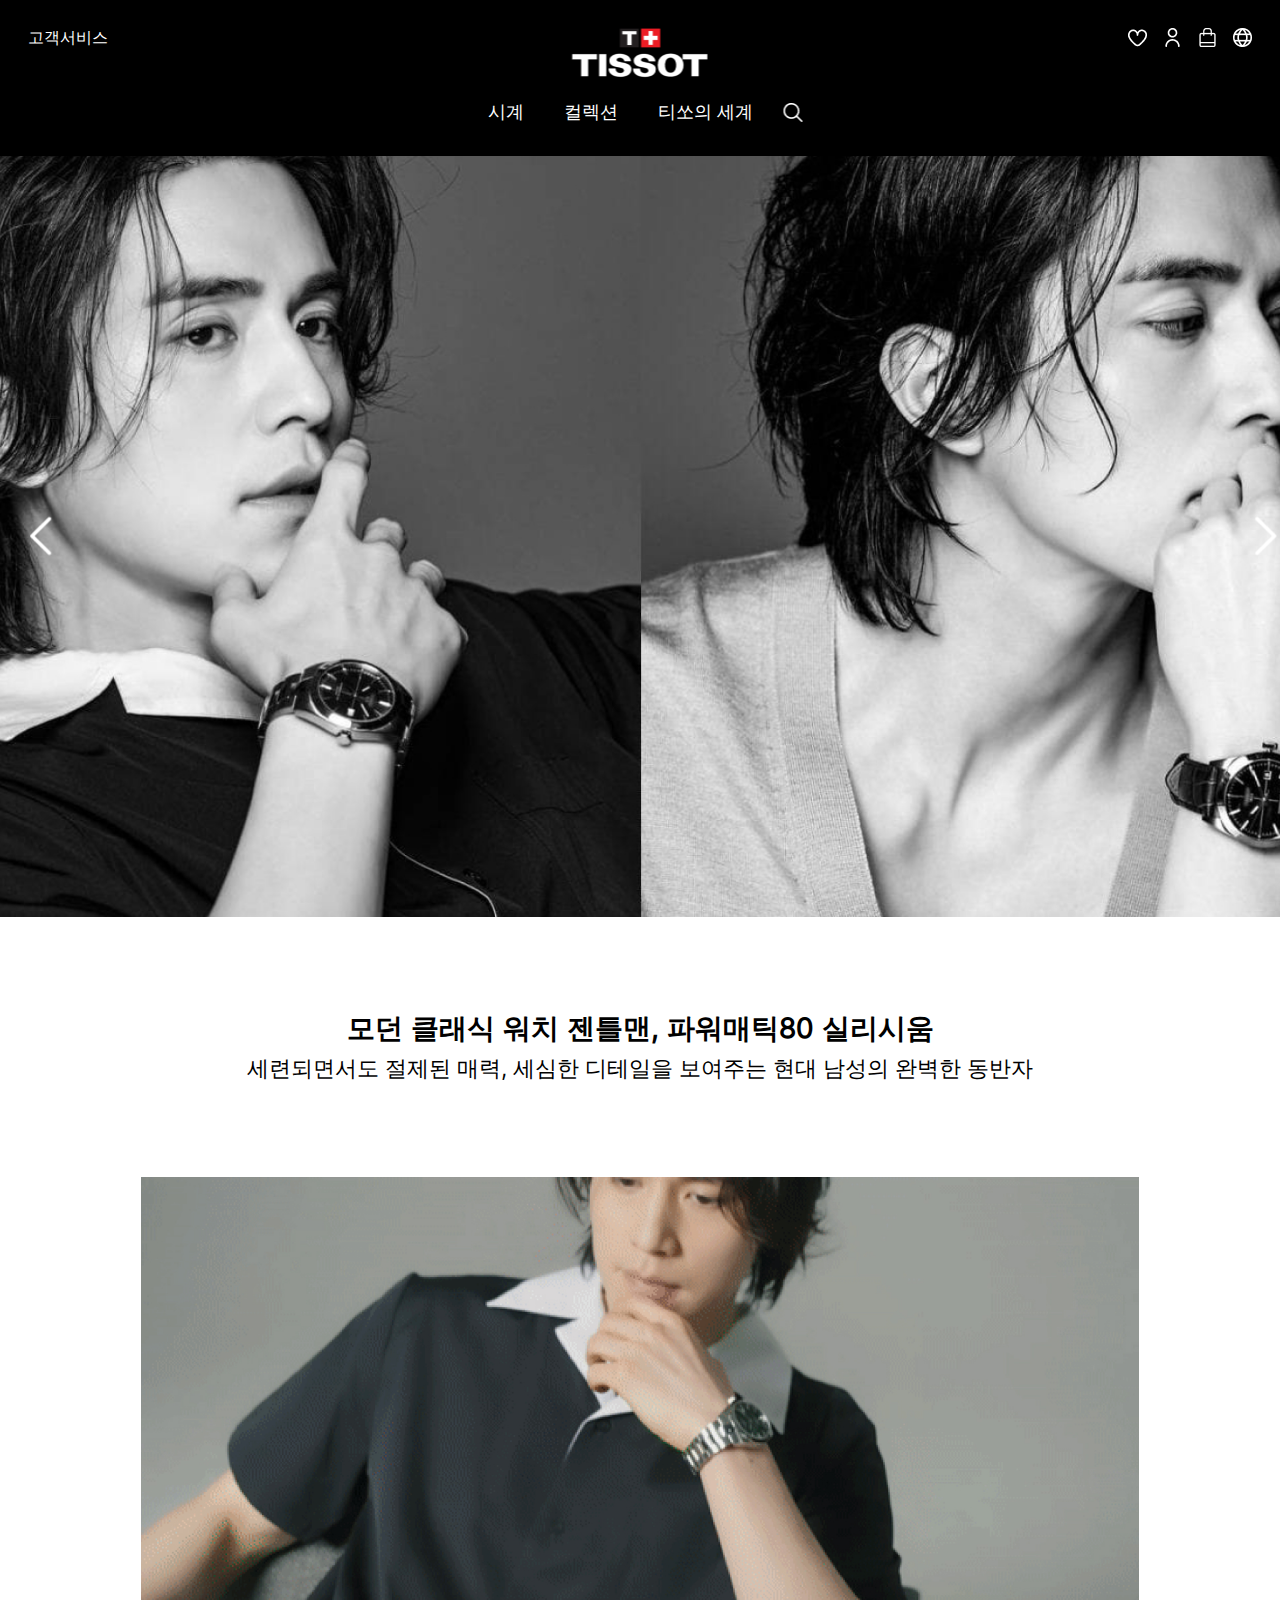
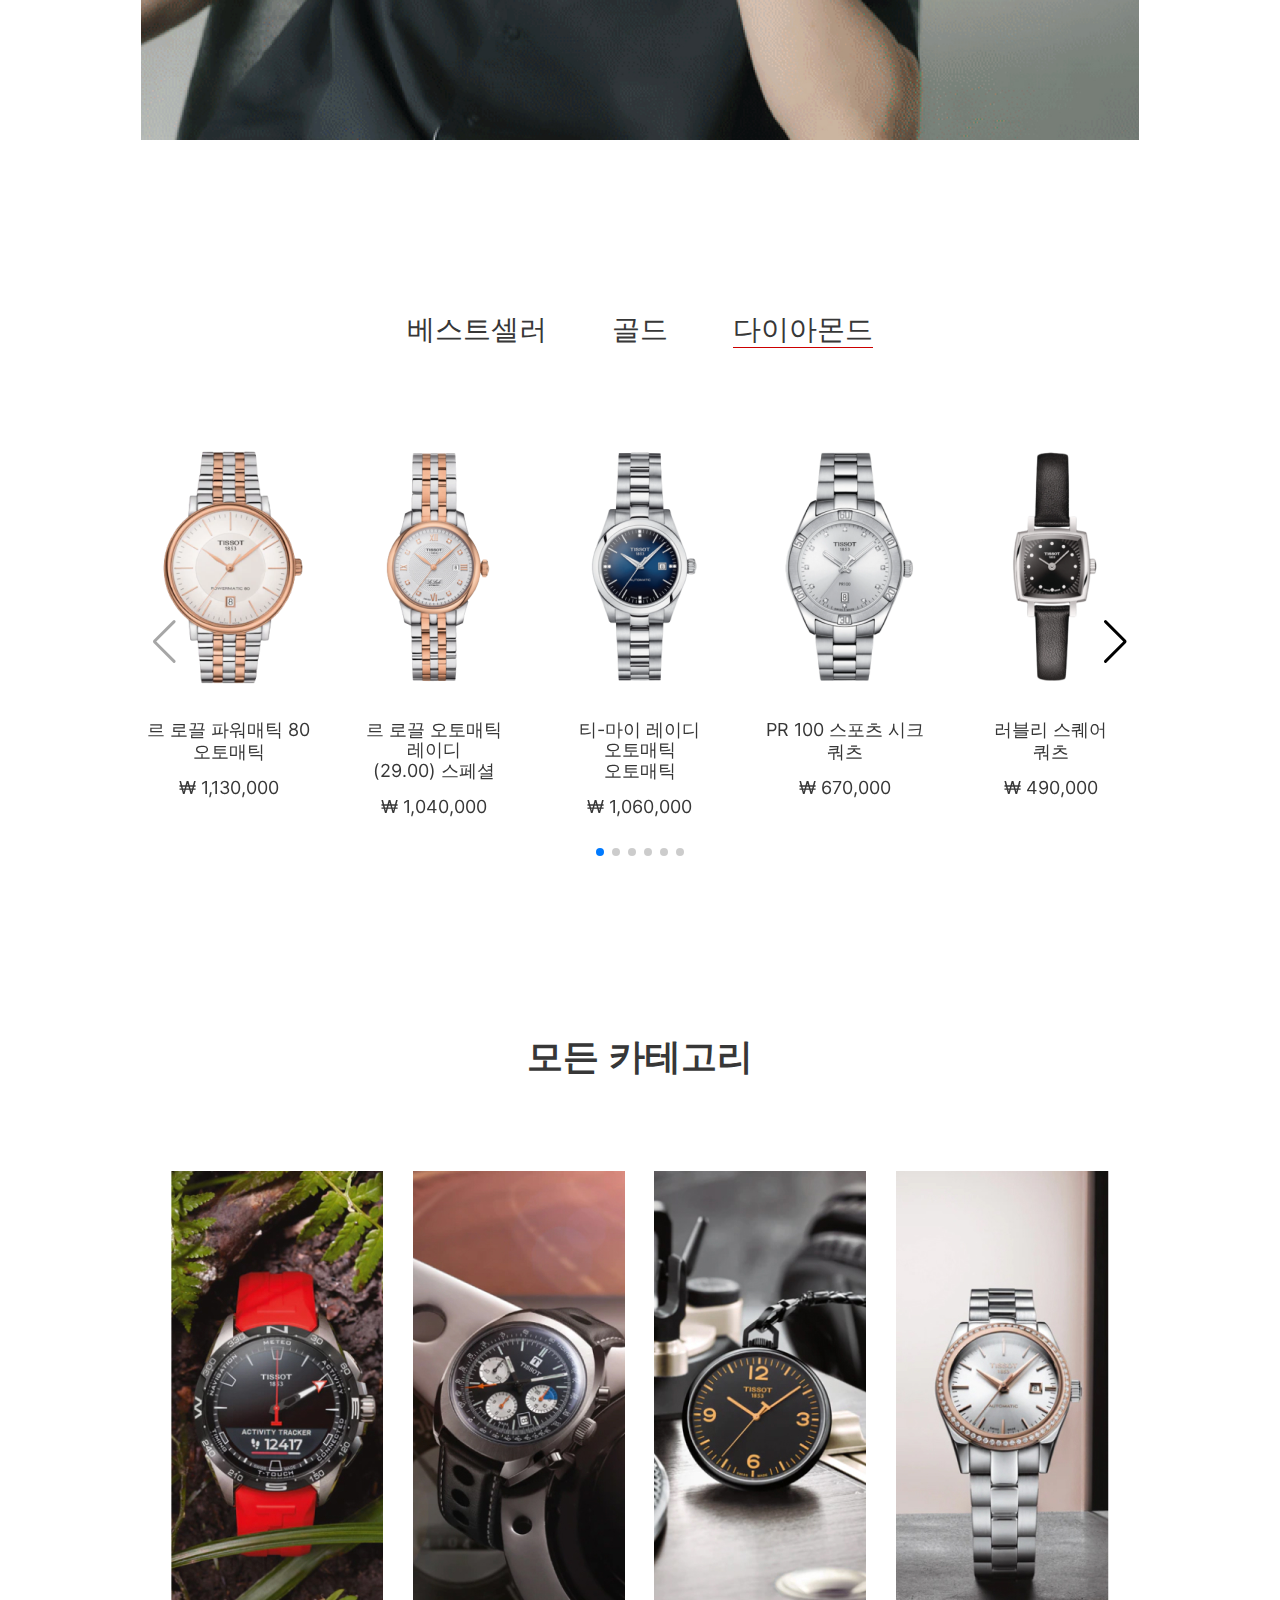
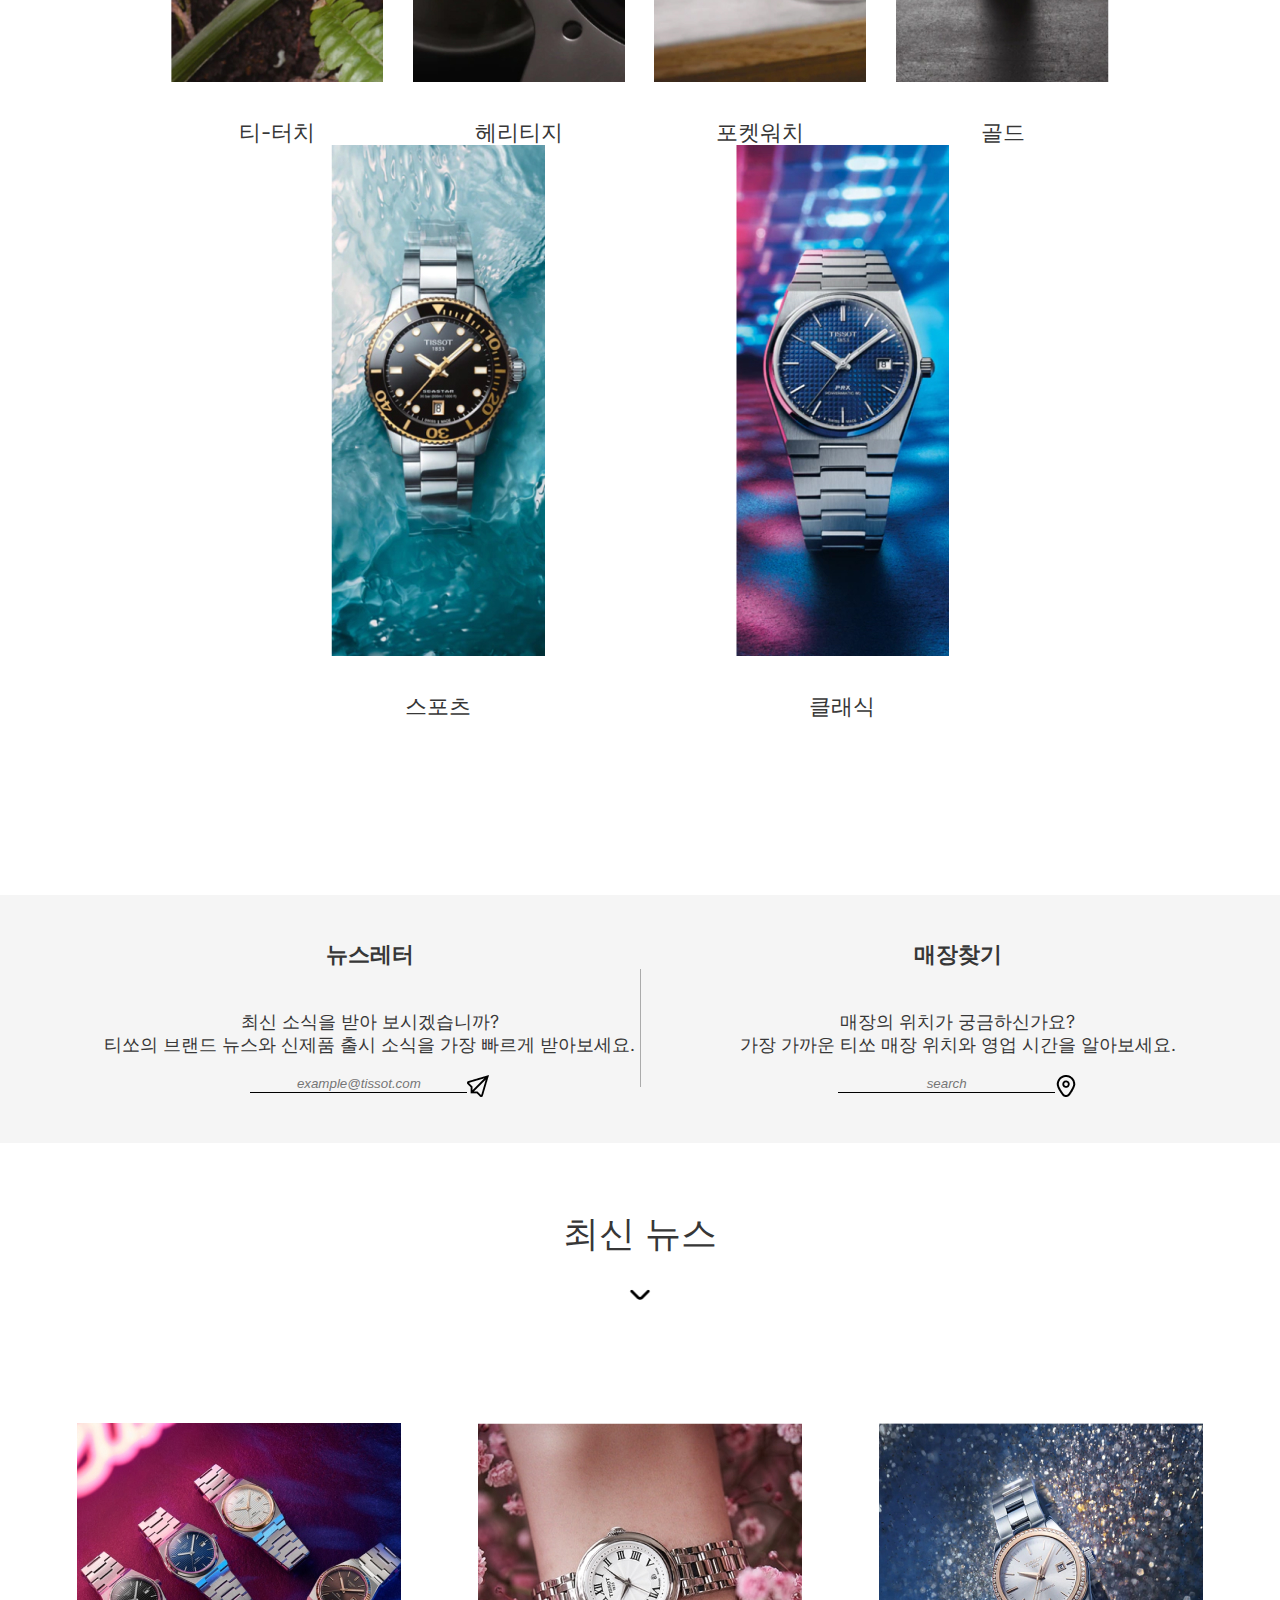
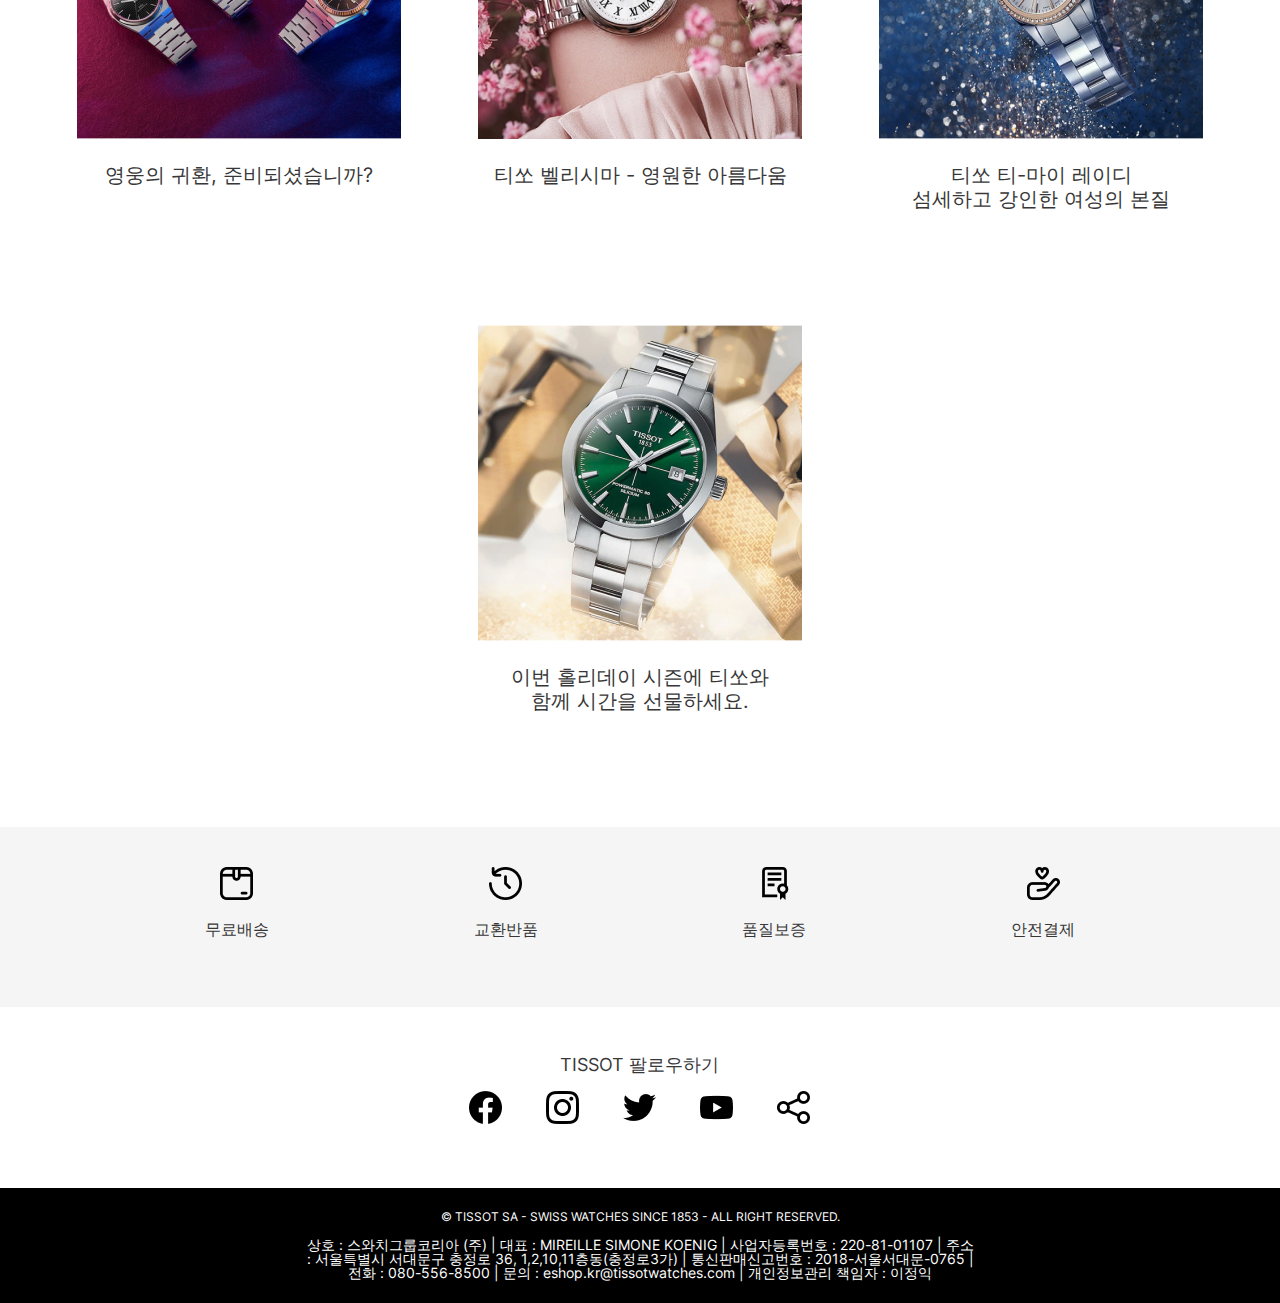
<file: index.html>
<!DOCTYPE html>
<html lang="en">

<head>
    <meta charset="UTF-8">
    <meta http-equiv="X-UA-Compatible" content="IE=edge">
    <meta name="viewport" content="width=device-width, initial-scale=1.0">
    <title>Document</title>
    <link rel="stylesheet" href="./css/index.css">
    <link rel="stylesheet" href="https://cdn.jsdelivr.net/npm/swiper/swiper-bundle.min.css" />
</head>

<body>
    <!-- header-start -->
    <header>
        <div id="header-container">
            <div class="header-top">
                <p class="cs">
                    <a href="#">고객서비스
                    </a>
                </p>
                <ul class="sns">
                    <li>
                        <a href="#" title="like"><span class="hidden">좋아요</span></a>
                    </li>
                    <li>
                        <a href="#" title="account"><span class="hidden">계정</span></a>
                    </li>

                    <li>
                        <a href="#" title="cart"><span class="hidden">쇼핑카트</span></a>
                    </li>
                    <li>
                        <a href="#" title="browse"><span class="hidden">브라우저</span></a>
                    </li>
                </ul>
            </div>
            <h1 id="logo">
                <picture class="logo-img">
                    <a href="#"><img src="./image/TISSOT_LOGO_white 1.png" alt="tissot-logo"></a>
                </picture>
            </h1>
            <nav class="gnb">
                <ul class="menu">
                    <li>
                        <a href="#">시계</a>
                    </li>
                    <li>
                        <a href="#">컬렉션</a>
                    </li>
                    <li>
                        <a href="#">티쏘의 세계</a>
                    </li>
                    <li>
                        <a href="#">
                            <span class="hidden">검색</span>
                        </a>
                    </li>
                </ul>
            </nav>
        </div>
    </header>
    <!-- header-end -->
    <!-- main-start -->
    <main>
        <div id="main-container">
            <div class="main-top-content">
                <picture class="main-top-img">
                    <a href="#" title="상세 페이지로 바로가기">
                        <p class="hidden">Visual Image-티쏘 메인 모델 이동욱</p>
                    </a>
                </picture>
                <div class="main-img-controller">
                    <a href="#" title="다음페이지로 이동"><span class="hidden">left button</span></a>
                    <a href="#" title="다음페이지로 이동"><span class="hidden">right button</span></a>
                </div>
            </div>
            <div class="img-description">
                <p>모던 클래식 워치 젠틀맨, 파워매틱80 실리시움</p>
                <p>세련되면서도 절제된 매력, 세심한 디테일을 보여주는 현대 남성의 완벽한 동반자</p>
            </div>
            <div class="content-wrapper">
                <div class="video01">
                    <video poster="./image/메인동영상.jpg"></video>
                </div>
                <div class="content01">
                    <ul class="item-selector-bar">
                        <li>베스트셀러</li>
                        <li>골드</li>
                        <li>다이아몬드</li>
                    </ul>
                    <div class="swiper mySwiper">
                        <div class="content01-items swiper-wrapper">
                            <a href="#" class="item01 swiper-slide">
                                <picture>
                                    <img src="./image/르 로끌 파워매틱 80.png" alt="#">
                                </picture>
                                <p>르 로끌 파워매틱 80</p>
                                <p>오토매틱</p>
                                <p>₩ 1,130,000</p>
                            </a>
                            <a href="#" class="item02 swiper-slide">
                                <picture>
                                    <img src="./image/르 로끌 오토매틱 레이디.png" alt="#">
                                </picture>
                                <p>르 로끌 오토매틱 레이디</p>
                                <p>(29.00) 스페셜</p>
                                <p>₩ 1,040,000</p>
                            </a>
                            <a href="#" class="item03 swiper-slide">
                                <picture>
                                    <img src="./image/티-마이 레이디 오토매틱.png" alt="#">
                                </picture>
                                <p>티-마이 레이디 오토매틱</p>
                                <p>오토매틱</p>
                                <p>₩ 1,060,000</p>
                            </a>
                            <a href="#" class="item04 swiper-slide">
                                <picture>
                                    <img src="./image/PR 100 스포츠 시크.png" alt="#">
                                </picture>
                                <p>PR 100 스포츠 시크</p>
                                <p>쿼츠</p>
                                <p>₩ 670,000</p>
                            </a>
                            <a href="#" class="item05 swiper-slide">
                                <picture>
                                    <img src="./image/러블리 스퀘어.png" alt="#">
                                </picture>
                                <p>러블리 스퀘어</p>
                                <p>쿼츠</p>
                                <p>₩ 490,000</p>
                            </a>
                            <a href="#" class="item01 swiper-slide">
                                <picture>
                                    <img src="./image/르 로끌 파워매틱 80.png" alt="#">
                                </picture>
                                <p>르 로끌 파워매틱 80</p>
                                <p>오토매틱</p>
                                <p>₩ 1,130,000</p>
                            </a>
                            <a href="#" class="item02 swiper-slide">
                                <picture>
                                    <img src="./image/르 로끌 오토매틱 레이디.png" alt="#">
                                </picture>
                                <p>르 로끌 오토매틱 레이디</p>
                                <p>(29.00) 스페셜</p>
                                <p>₩ 1,040,000</p>
                            </a>
                            <a href="#" class="item03 swiper-slide">
                                <picture>
                                    <img src="./image/티-마이 레이디 오토매틱.png" alt="#">
                                </picture>
                                <p>티-마이 레이디 오토매틱</p>
                                <p>오토매틱</p>
                                <p>₩ 1,060,000</p>
                            </a>
                            <a href="#" class="item04 swiper-slide">
                                <picture>
                                    <img src="./image/PR 100 스포츠 시크.png" alt="#">
                                </picture>
                                <p>PR 100 스포츠 시크</p>
                                <p>쿼츠</p>
                                <p>₩ 670,000</p>
                            </a>
                            <a href="#" class="item05 swiper-slide">
                                <picture>
                                    <img src="./image/러블리 스퀘어.png" alt="#">
                                </picture>
                                <p>러블리 스퀘어</p>
                                <p>쿼츠</p>
                                <p>₩ 490,000</p>
                            </a>
                        </div>
                        <div class="swiper-button-prev"><span class="hidden">left
                                button</span></div>
                        <div class="swiper-button-next"><span class="hidden">right
                                button</span></div>
                        <div class="dot-container swiper-pagination">
                            <ul>
                                <li><a href="#" title="1번 보기로 이동"></a></li>
                                <li><a href="#" title="2번 보기로 이동"></a></li>
                                <li><a href="#" title="3번 보기로 이동"></a></li>
                            </ul>
                        </div>
                    </div>
                </div>
                <div class="content02">
                    <h3 class="content02-category">모든 카테고리</h3>
                    <div class="content02-items">
                        <div class="items02-wrapper">
                            <a class="items01" href="#">
                                <picture>
                                    <img src="./image/long_img t-touch 1.jpg" alt="t-touch">
                                </picture>
                                <p>티-터치</p>
                            </a>
                            <a class="items02" href="#">
                                <picture>
                                    <img src="./image/long_img sport 1.jpg" alt="heritage">
                                </picture>
                                <p>헤리티지</p>
                            </a>
                            <a class="items03" href="#">
                                <picture>
                                    <img src="./image/long_img pocket 1.jpg" alt="poket-watch">
                                </picture>
                                <p>포켓워치</p>
                            </a>
                            <a class="items04" href="#">
                                <picture>
                                    <img src="./image/long_img gold 1.jpg" alt="gold">
                                </picture>
                                <p>골드</p>
                            </a>
                            <a class="items05" href="#">
                                <picture>
                                    <img src="./image/long_img seastar 1.jpg" alt="sports">
                                </picture>
                                <p>스포츠</p>
                            </a>
                            <a class="items06" href="#">
                                <picture>
                                    <img src="./image/long_img prx 1.jpg" alt="classic">
                                </picture>
                                <p>클래식</p>
                            </a>
                        </div>
                    </div>
                </div>
            </div>
            <div class="subs-bar">
                <div class="subs">
                    <p>뉴스레터</p>
                    <p>최신 소식을 받아 보시겠습니까?</p>
                    <p>티쏘의 브랜드 뉴스와 신제품 출시 소식을 가장 빠르게 받아보세요.</p>
                    <div class="text-bar">
                        <input type="text" placeholder="example@tissot.com">
                        <a href="#"><span class="hidden">find</span>
                        </a>
                    </div>
                </div>
                <div class="find-store">
                    <p>매장찾기</p>
                    <p>매장의 위치가 궁금하신가요?</p>
                    <p>가장 가까운 티쏘 매장 위치와 영업 시간을 알아보세요.</p>
                    <div class="text-bar">
                        <input type="text" placeholder="search">
                        <a href="#"><span class="hidden">find</span></a>
                    </div>
                </div>
            </div>
            <div class="bottom-content">
                <p>
                    <a class="news" href="#">최신 뉴스</a>
                </p>
                <div class="bottom-wrapper">
                    <a class="items01" href="#">
                        <picture>
                            <img src="./image/최신뉴스1.jpg" alt="news1">
                        </picture>
                        <p>영웅의 귀환, 준비되셨습니까?</p>
                    </a>
                    <a class="items02" href="#">
                        <picture>
                            <img src="./image/최신뉴스2.jpg" alt="news2">
                        </picture>
                        <p>티쏘 벨리시마 - 영원한 아름다움</p>
                    </a>
                    <a class="items03" href="#">
                        <picture>
                            <img src="./image/최신뉴스3.jpg" alt="news3">
                        </picture>
                        <p>티쏘 티-마이 레이디<br>
                            섬세하고 강인한 여성의 본질</p>
                    </a>
                    <a class="items04" href="#">
                        <picture>
                            <img src="./image/최신뉴스4.jpg" alt="news4">
                        </picture>
                        <p>이번 홀리데이 시즌에 티쏘와<br>
                            함께 시간을 선물하세요.</p>
                    </a>
                </div>
            </div>
    </main>
    <!-- main-end -->
    <!-- footer-start -->
    <footer>
        <div id="footer-container">
            <div class="footer-wrapper">
                <div class="cs-service-bar">
                    <div class="item01">
                        <a href="#" title="#">
                            <picture>
                                <img src="./image/A/box-alt 1.png" alt="free-delivery">
                            </picture>
                            <p>무료배송</p>
                        </a>
                    </div>
                    <div class="item02">
                        <a href="#" title="#">
                            <picture>
                                <img src="./image/A/time-past 1.png" alt="return">
                            </picture>
                            <p>교환반품</p>
                        </a>

                    </div>
                    <div class="item03">
                        <a href="#" title="#">
                            <picture>
                                <img src="image/A/diploma 1.png" alt="cerfiticate">
                            </picture>
                            <p>품질보증</p>
                        </a>

                    </div>
                    <div class="item04">
                        <a href="#" title="#">
                            <picture>
                                <img src="image/A/hand-holding-heart 1.png" alt="safe-purchase">
                            </picture>
                            <p>안전결제</p>
                        </a>
                    </div>
                </div>
                <div class="follow">
                    <p>tissot 팔로우하기</p>
                    <ul>
                        <li>
                            <a class="f-fb" href="#">
                                <span class="hidden">facebook</span>
                            </a>
                        </li>
                        <li>
                            <a class="f-is" href="#">
                                <span class="hidden">instagram</span>
                            </a>
                        </li>
                        <li>
                            <a class="f-tw" href="#">
                                <span class="hidden">twitter</span>
                            </a>
                        </li>
                        <li>
                            <a class="f-yt" href="#">
                                <span class="hidden">youtube</span>
                            </a>
                        </li>
                        <li>
                            <a class="f-ot" href="#">
                                <span class="hidden">others</span>
                            </a>
                        </li>
                    </ul>
                </div>
                <div class="footer-bottom">
                    <p>© TISSOT SA - SWISS WATCHES SINCE 1853 - ALL RIGHT RESERVED.
                    </p>
                    <p> 상호 : 스와치그룹코리아 (주) | 대표 : MIREILLE SIMONE KOENIG | 사업자등록번호 : 220-81-01107 | 주소 : 서울특별시 서대문구 충정로
                        36, 1,2,10,11층동(충정로3가) |
                        통신판매신고번호 : 2018-서울서대문-0765 | 전화 : 080-556-8500 | 문의 : eshop.kr@tissotwatches.com | 개인정보관리 책임자 :
                        이정익</p>
                </div>
            </div>
        </div>
    </footer>
    <!-- footer-end -->
    <!-- js start -->
    <script src="https://cdn.jsdelivr.net/npm/swiper/swiper-bundle.min.js"></script>
    <script>
        var swiper = new Swiper(".mySwiper", {
            slidesPerView: 5,
            spaceBetween: 30,
            cssMode: true,
            navigation: {
                nextEl: ".swiper-button-next",
                prevEl: ".swiper-button-prev",
            },
            pagination: {
                el: ".swiper-pagination",
            },
            mousewheel: true,
            keyboard: true,
        });
    </script>
    <!-- js end -->
</body>
<!-- 최신 뉴스 부분 수정 해야됨 링크.... -->

</html>
</file>
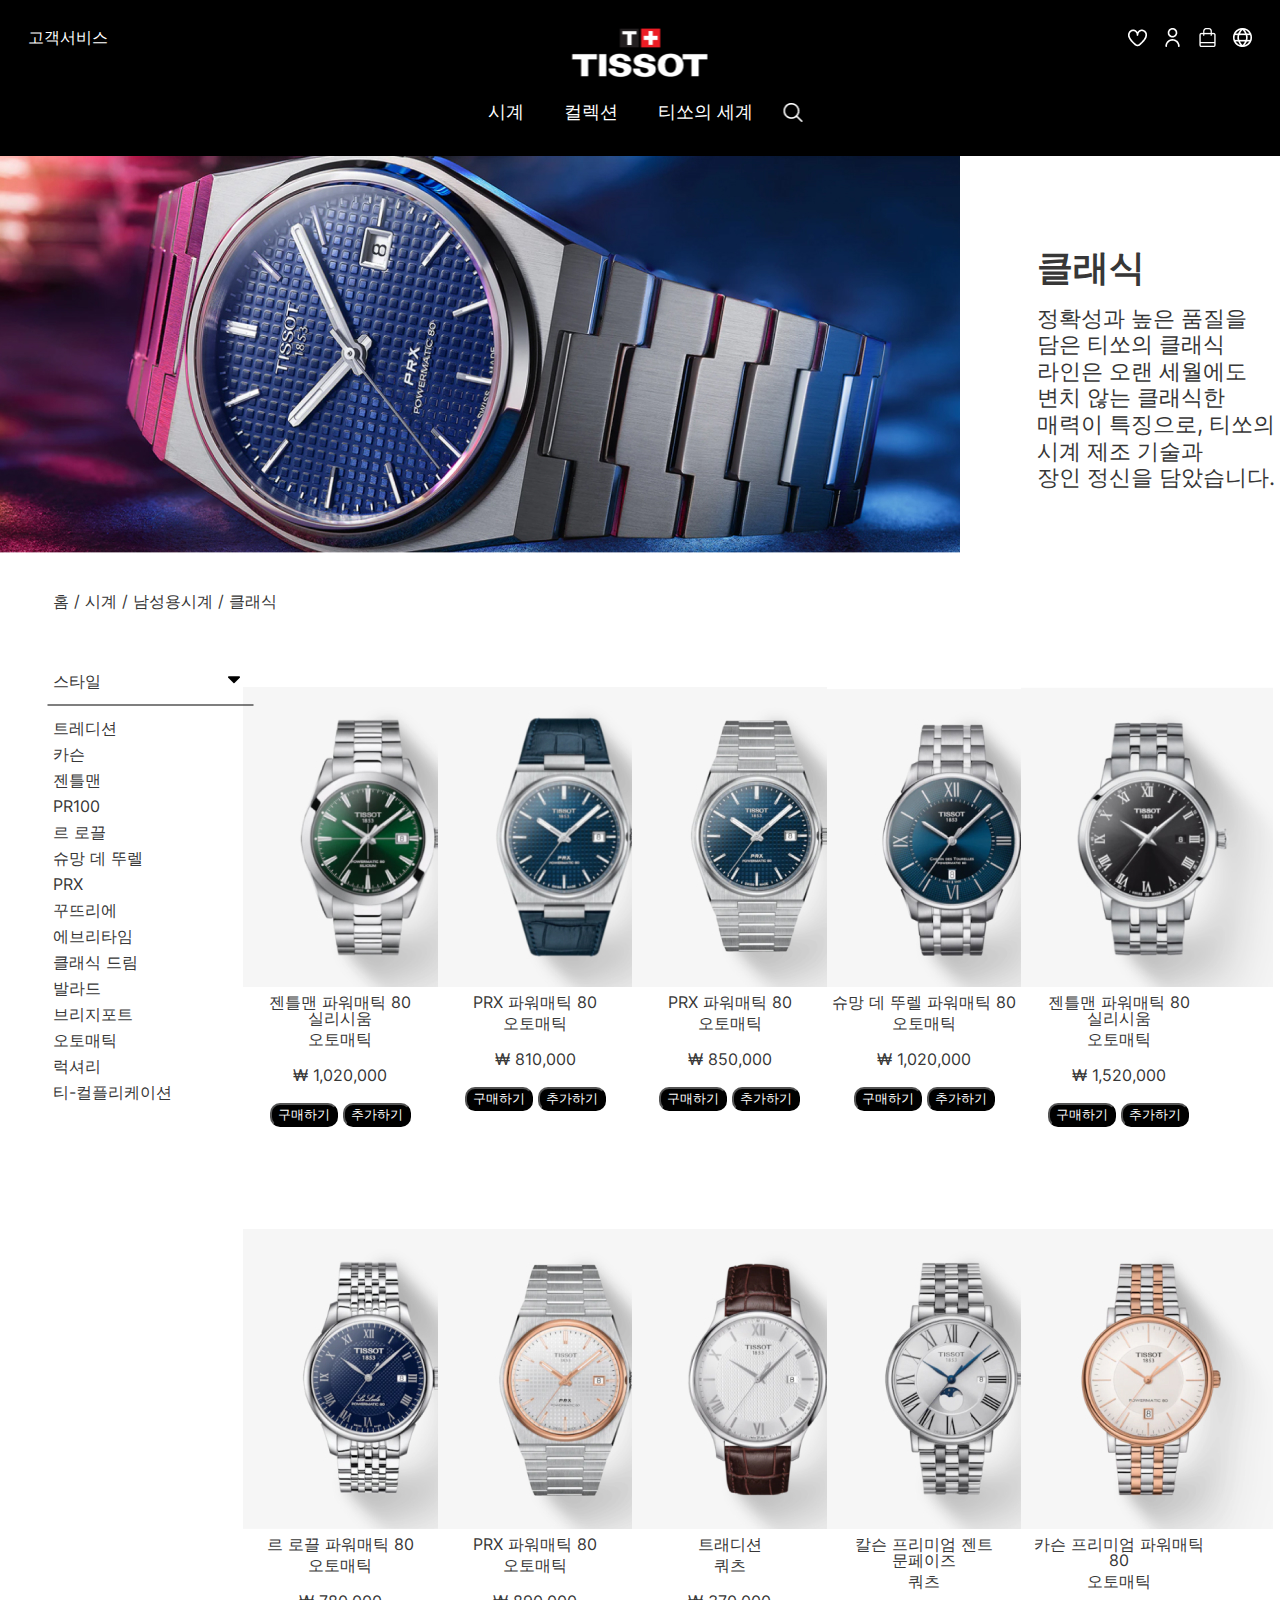
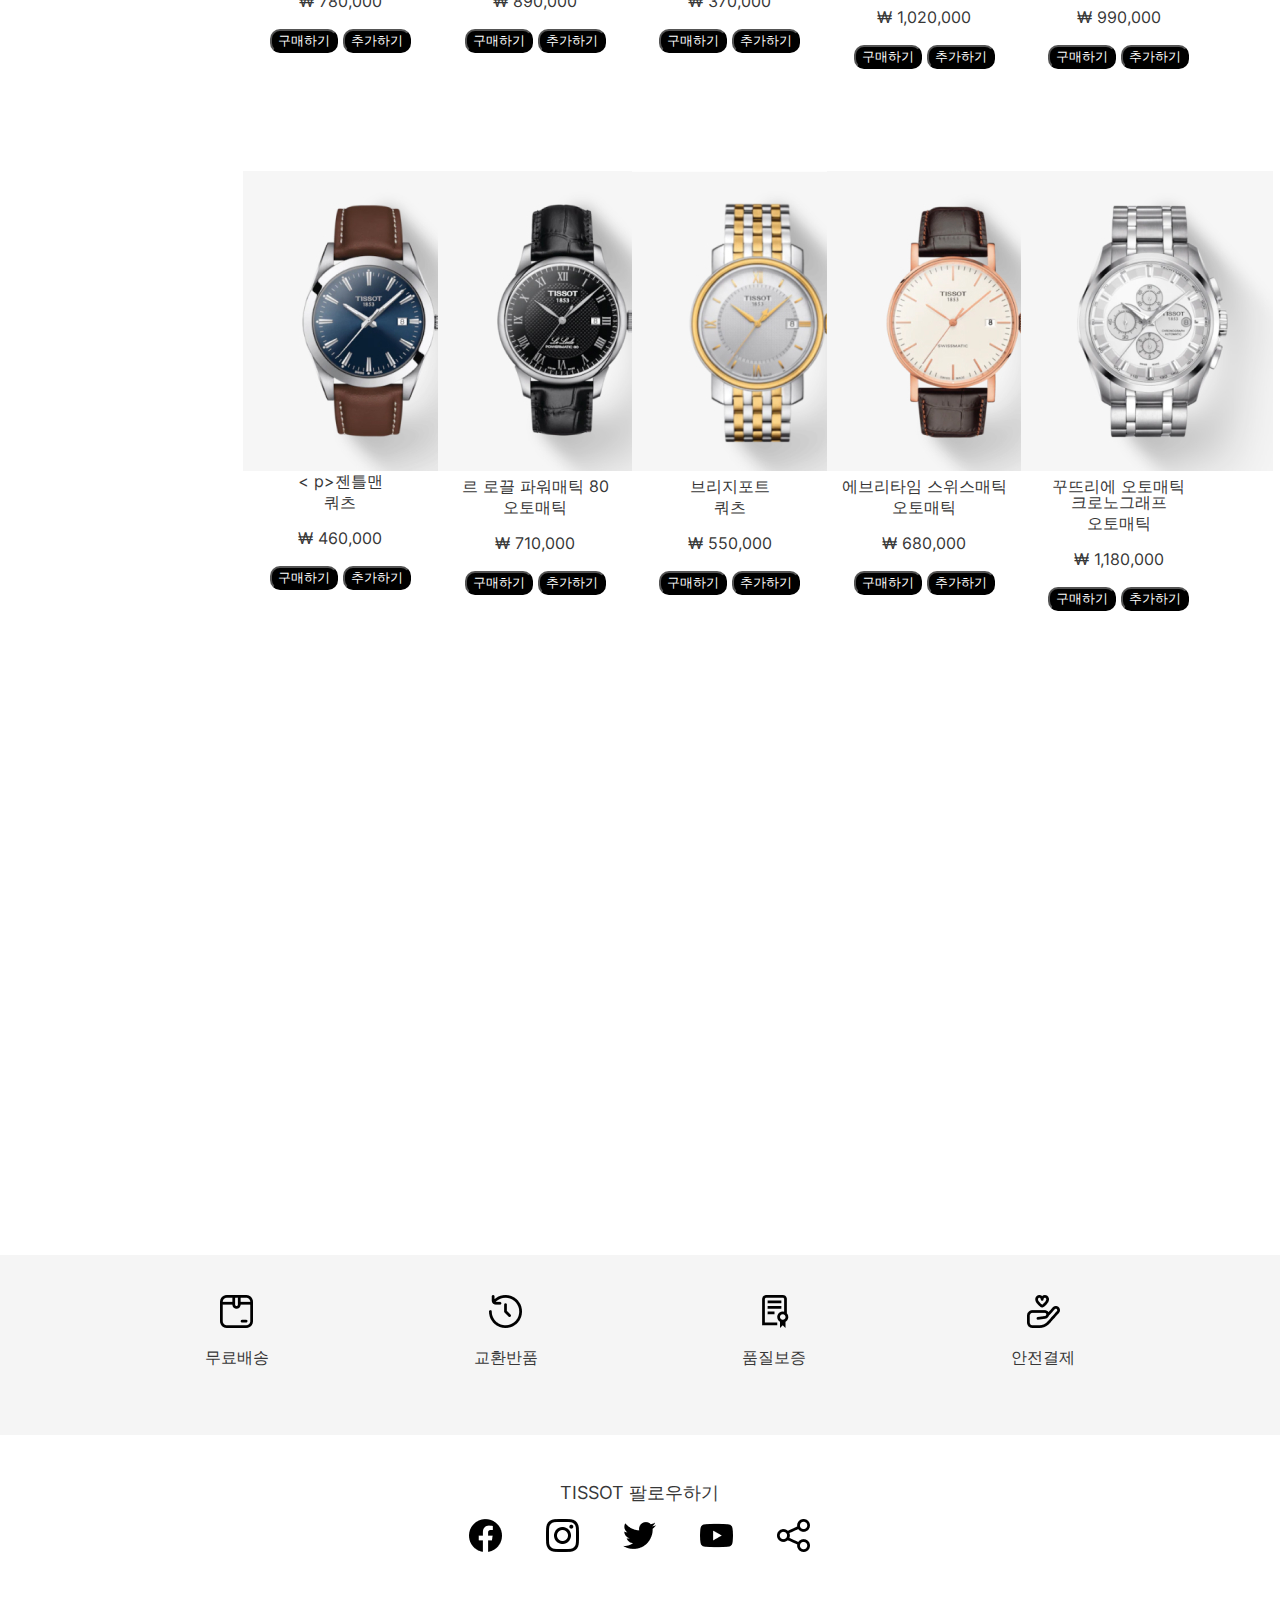
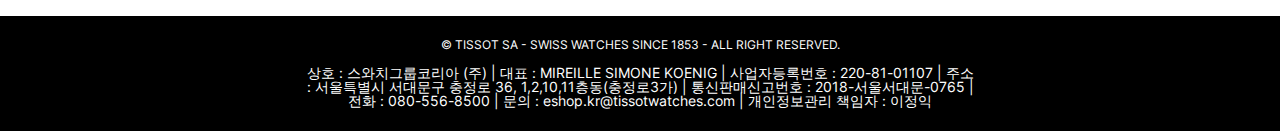
<file: sub.index.html>
<!DOCTYPE html>
<html lang="en">

<head>
    <meta charset="UTF-8">
    <meta http-equiv="X-UA-Compatible" content="IE=edge">
    <meta name="viewport" content="width=device-width, initial-scale=1.0">
    <title>Document</title>
    <link rel="stylesheet" href="./css/sub_index.css">
</head>

<body>
    <!-- header-start -->
    <header>
        <div id="header-container">
            <div class="header-top">
                <p class="cs">
                    <a href="#">고객서비스
                    </a>
                </p>
                <ul class="sns">
                    <li>
                        <a href="#" title="like"><span class="hidden">좋아요</span></a>
                    </li>
                    <li>
                        <a href="#" title="account"><span class="hidden">계정</span></a>
                    </li>

                    <li>
                        <a href="#" title="cart"><span class="hidden">쇼핑카트</span></a>
                    </li>
                    <li>
                        <a href="#" title="browse"><span class="hidden">브라우저</span></a>
                    </li>
                </ul>
            </div>
            <h1 id="logo">
                <picture class="logo-img">
                    <a href="#"><img src="./image/TISSOT_LOGO_white 1.png" alt="tissot-logo"></a>
                </picture>
            </h1>
            <nav class="gnb">
                <ul class="menu">
                    <li>
                        <a href="#">시계</a>
                    </li>
                    <li>
                        <a href="#">컬렉션</a>
                    </li>
                    <li>
                        <a href="#">티쏘의 세계</a>
                    </li>
                    <li>
                        <a href="#">
                            <span class="hidden">검색</span>
                        </a>
                    </li>
                </ul>
            </nav>
        </div>
    </header>
    <!-- header-end -->
    <!-- main-start -->
    <main>
        <div id="main-container">
            <div class="top-content01">
                <picture>
                    <img src="./image/클래식 img.jpg" alt="classic-line">
                </picture>
                <div class="content01-textBox">
                    <p>클래식</p>
                    <p>정확성과 높은 품질을 담은 티쏘의 클래식 라인은 오랜 세월에도<br> 변치 않는 클래식한 매력이 특징으로, 티쏘의 시계 제조 기술과<br> 장인 정신을 담았습니다.</p>
                </div>
            </div>
            <div class="main-content-wrapper">
                <div class="side-bar">
                    <nav class="side-nav-bar">
                        <p><a href="#">홈&nbsp;/&nbsp;</a></p>
                        <p><a href="#">시계&nbsp;/&nbsp;</a></p>
                        <p><a href="#">남성용시계&nbsp;/&nbsp;</a></p>
                        <p><a href="#">클래식</a></p>
                    </nav>
                    <div class="side-category">
                        <div class="selector">
                            <p class="style">스타일</p>
                            <fieldset>
                                <select name="style">
                                    <option value="default"></option>
                                    <option>트레디션</option>
                                    <option>카슨</option>
                                    <option>젠틀맨</option>
                                    <option>PR100</option>
                                    <option>르 로끌</option>
                                    <option>슈망 데 뚜렐</option>
                                    <option>PRX</option>
                                    <option>꾸뜨리에</option>
                                    <option>에브리타임</option>
                                    <option>클래식 드림</option>
                                    <option>발라드</option>
                                    <option>브리지포트</option>
                                    <option>오토매틱</option>
                                    <option>럭셔리</option>
                                    <option>티-컬플리케이션</option>
                                </select>
                            </fieldset>
                        </div>
                        <ul>
                            <li><a href="#">트레디션</a></li>
                            <li><a href="#">카슨</a></li>
                            <li><a href="#">젠틀맨</a></li>
                            <li><a href="#">PR100</a></li>
                            <li><a href="#">르 로끌</a></li>
                            <li><a href="#">슈망 데 뚜렐</a></li>
                            <li><a href="#">PRX</a></li>
                            <li><a href="#">꾸뜨리에</a></li>
                            <li><a href="#">에브리타임</a></li>
                            <li><a href="#">클래식 드림</a></li>
                            <li><a href="#">발라드</a></li>
                            <li><a href="#">브리지포트</a></li>
                            <li><a href="#">오토매틱</a></li>
                            <li><a href="#">럭셔리</a></li>
                            <li><a href="#">티-컬플리케이션</a></li>
                        </ul>
                    </div>
                </div>
                <div class="content-items">
                    <div class="content01-items">
                        <div class="item01 wrap">
                            <a href="#">
                                <picture>
                                    <img src="./image/젠틀맨 파워매틱 80.jpg" alt="#">
                                </picture>
                                <p>젠틀맨 파워매틱 80 실리시움</p>
                                <p>오토매틱</p>
                                <p>₩ 1,020,000</p>
                                <fieldset>
                                    <input type="button" value="구매하기"></input>
                                    <input type="button" value="추가하기"></input>
                                </fieldset>
                            </a>
                        </div>
                        <div class="item02 wrap">
                            <a href="#">
                                <picture>
                                    <img src="./image/PRX 파워매틱 80-1.jpg" alt="#">
                                </picture>
                                <p>PRX 파워매틱 80</p>
                                <p>오토매틱</p>
                                <p>₩ 810,000</p>
                                <fieldset>
                                    <input type="button" value="구매하기"></input>
                                    <input type="button" value="추가하기"></input>
                                </fieldset>
                            </a>
                        </div>
                        <div class="item03 wrap">
                            <a href="#">
                                <picture>
                                    <img src="./image/PRX 파워매틱 80.jpg" alt="#">
                                </picture>
                                <p>PRX 파워매틱 80</p>
                                <p>오토매틱</p>
                                <p>₩ 850,000</p>
                                <fieldset>
                                    <input type="button" value="구매하기"></input>
                                    <input type="button" value="추가하기"></input>
                                </fieldset>
                            </a>
                        </div>
                        <div class="item04 wrap">
                            <a href="#">
                                <picture>
                                    <img src="./image/슈망 데 뚜렐 파워매틱 80.jpg" alt="#">
                                </picture>
                                <p>슈망 데 뚜렐 파워매틱 80</p>
                                <p>오토매틱</p>
                                <p>₩ 1,020,000</p>
                                <fieldset>
                                    <input type="button" value="구매하기"></input>
                                    <input type="button" value="추가하기"></input>
                                </fieldset>
                            </a>
                        </div>
                        <div class="item05 wrap">
                            <a href="#">
                                <picture>
                                    <img src="./image/잰틀맨 파워매틱 80.jpg" alt="#">
                                </picture>
                                <p>젠틀맨 파워매틱 80 실리시움</p>
                                <p>오토매틱</p>
                                <p>₩ 1,520,000</p>
                                <fieldset>
                                    <input type="button" value="구매하기"></input>
                                    <input type="button" value="추가하기"></input>
                                </fieldset>
                            </a>
                        </div>
                        <div class="item06 wrap">
                            <a href="#">
                                <picture>
                                    <img src="./image/Rectangle 129.jpg" alt="#">
                                </picture>
                                <p>르 로끌 파워매틱 80</p>
                                <p>오토매틱</p>
                                <p>₩ 780,000</p>
                                <fieldset>
                                    <input type="button" value="구매하기"></input>
                                    <input type="button" value="추가하기"></input>
                                </fieldset>
                            </a>
                        </div>
                        <div class="item07 wrap">
                            <a href="#">
                                <picture>
                                    <img src="./image/PRX 파워매틱 80-2.jpg" alt="#">
                                </picture>
                                <p>PRX 파워매틱 80</p>
                                <p>오토매틱</p>
                                <p>₩ 890,000</p>
                                <fieldset>
                                    <input type="button" value="구매하기"></input>
                                    <input type="button" value="추가하기"></input>
                                </fieldset>
                            </a>
                        </div>
                        <div class="item08 wrap">
                            <a href="#">
                                <picture>
                                    <img src="./image/트래디션.jpg" alt="#">
                                </picture>
                                <p>트래디션</p>
                                <p>쿼츠</p>
                                <p>₩ 370,000</p>
                                <fieldset>
                                    <input type="button" value="구매하기"></input>
                                    <input type="button" value="추가하기"></input>
                                </fieldset>
                            </a>
                        </div>
                        <div class="item09 wrap">
                            <a href="#">
                                <picture>
                                    <img src="./image/칼슨 프리미엄 젠트 문페이즈.jpg" alt="#">
                                </picture>
                                <p>칼슨 프리미엄 젠트 문페이즈</p>
                                <p>쿼츠</p>
                                <p>₩ 1,020,000</p>
                                <fieldset>
                                    <input type="button" value="구매하기"></input>
                                    <input type="button" value="추가하기"></input>
                                </fieldset>
                            </a>
                        </div>
                        <div class="item10 wrap">
                            <a href="#">
                                <picture>
                                    <img src="./image/카슨 프리미엄 파워매틱 80.jpg" alt="#">
                                </picture>
                                <p>카슨 프리미엄 파워매틱 80</p>
                                <p>오토매틱</p>
                                <p>₩ 990,000</p>
                                <fieldset>
                                    <input type="button" value="구매하기"></input>
                                    <input type="button" value="추가하기"></input>
                                </fieldset>
                            </a>
                        </div>
                        <div class="item11 wrap">
                            <a href="#">
                                <picture>
                                    <img src="./image/젠틀맨.jpg" alt="#">
                                </picture>
                                < p>젠틀맨</p>
                                <p>쿼츠</p>
                                <p>₩ 460,000</p>
                                <fieldset>
                                    <input type="button" value="구매하기"></input>
                                    <input type="button" value="추가하기"></input>
                                </fieldset>
                            </a>
                        </div>
                        <div class="item12 wrap">
                            <a href="#">
                                <picture>
                                    <img src="./image/르 로끌 파워매틱 80-1.jpg" alt="#">
                                </picture>
                                <p>르 로끌 파워매틱 80</p>
                                <p>오토매틱</p>
                                <p>₩ 710,000</p>
                                <fieldset>
                                    <input type="button" value="구매하기"></input>
                                    <input type="button" value="추가하기"></input>
                                </fieldset>
                            </a>
                        </div>
                        <div class="item13 wrap">
                            <a href="#">
                                <picture>
                                    <img src="./image/브리지포트.jpg" alt="#">
                                </picture>
                                <p>브리지포트</p>
                                <p>쿼츠</p>
                                <p>₩ 550,000</p>
                                <fieldset>
                                    <input type="button" value="구매하기"></input>
                                    <input type="button" value="추가하기"></input>
                                </fieldset>
                            </a>
                        </div>
                        <div class="item14 wrap">
                            <a href="#">
                                <picture>
                                    <img src="./image/에브리타임 스위스매틱.jpg" alt="#">
                                </picture>
                                <p>에브리타임 스위스매틱</p>
                                <p>오토매틱</p>
                                <p>₩ 680,000</p>
                                <fieldset>
                                    <input type="button" value="구매하기"></input>
                                    <input type="button" value="추가하기"></input>
                                </fieldset>
                            </a>
                        </div>
                        <div class="item15 wrap">
                            <a href="#">
                                <picture>
                                    <img src="./image/꾸뜨리에 오토매틱 크로노그래프.jpg" alt="#">
                                </picture>
                                <p>꾸뜨리에 오토매틱 크로노그래프</p>
                                <p>오토매틱</p>
                                <p>₩ 1,180,000</p>
                                <fieldset>
                                    <input type="button" value="구매하기"></input>
                                    <input type="button" value="추가하기"></input>
                                </fieldset>
                            </a>
                        </div>
                    </div>
                </div>
            </div>
    </main>
    <!-- main-end -->
    <!-- footer-start -->
    <footer>
        <div id="footer-container">
            <div class="footer-wrapper">
                <div class="cs-service-bar">
                    <div class="item01">
                        <a href="#" title="#">
                            <picture>
                                <img src="./image/A/box-alt 1.png" alt="free-delivery">
                            </picture>
                            <p>무료배송</p>
                        </a>
                    </div>
                    <div class="item02">
                        <a href="#" title="#">
                            <picture>
                                <img src="./image/A/time-past 1.png" alt="return">
                            </picture>
                            <p>교환반품</p>
                        </a>

                    </div>
                    <div class="item03">
                        <a href="#" title="#">
                            <picture>
                                <img src="image/A/diploma 1.png" alt="cerfiticate">
                            </picture>
                            <p>품질보증</p>
                        </a>

                    </div>
                    <div class="item04">
                        <a href="#" title="#">
                            <picture>
                                <img src="image/A/hand-holding-heart 1.png" alt="safe-purchase">
                            </picture>
                            <p>안전결제</p>
                        </a>
                    </div>
                </div>
                <div class="follow">
                    <p>tissot 팔로우하기</p>
                    <ul>
                        <li>
                            <a class="f-fb" href="#">
                                <span class="hidden">facebook</span>
                            </a>
                        </li>
                        <li>
                            <a class="f-is" href="#">
                                <span class="hidden">instagram</span>
                            </a>
                        </li>
                        <li>
                            <a class="f-tw" href="#">
                                <span class="hidden">twitter</span>
                            </a>
                        </li>
                        <li>
                            <a class="f-yt" href="#">
                                <span class="hidden">youtube</span>
                            </a>
                        </li>
                        <li>
                            <a class="f-ot" href="#">
                                <span class="hidden">others</span>
                            </a>
                        </li>
                    </ul>
                </div>
                <div class="footer-bottom">
                    <p>© TISSOT SA - SWISS WATCHES SINCE 1853 - ALL RIGHT RESERVED.
                    </p>
                    <p> 상호 : 스와치그룹코리아 (주) | 대표 : MIREILLE SIMONE KOENIG | 사업자등록번호 : 220-81-01107 | 주소 : 서울특별시 서대문구 충정로
                        36, 1,2,10,11층동(충정로3가) |
                        통신판매신고번호 : 2018-서울서대문-0765 | 전화 : 080-556-8500 | 문의 : eshop.kr@tissotwatches.com | 개인정보관리 책임자 :
                        이정익</p>
                </div>
            </div>
        </div>
    </footer>
    <!-- footer-end -->
</body>

</html>
</file>
<file: css/index.css>
@import url(common.css);
@import url("../css/font.css");
@import url("../css/media.css");
body {
  font-family: "Inter";
  position: relative;
  height: 100%;
}

#main-container {
  width: 100%;
  position: relative;
}
#main-container .main-top-content {
  width: 100%;
  height: 100%;
  position: relative;
}
#main-container .main-top-content .main-top-img {
  width: 100%;
  position: relative;
}
#main-container .main-top-content .main-top-img a {
  display: block;
  width: 100%;
  height: 84.5vh;
  background: url(../image/Tissot_models2\ 2.jpg) no-repeat center center/cover;
}
#main-container .main-top-content .main-img-controller {
  width: 100%;
  display: flex;
  position: absolute;
  top: 50%;
  left: 0;
  transform: translate(0, -50%);
}
#main-container .main-top-content .main-img-controller a:nth-child(1) {
  transform: rotate(180deg);
  margin-left: 27px;
  margin-right: 91.4%;
  width: 55px;
  height: 55px;
  background: url(../image/arrow-right\ 5.png) no-repeat;
}
#main-container .main-top-content .main-img-controller a:nth-child(2) {
  width: 55px;
  height: 55px;
  background: url(../image/arrow-right\ 5.png) no-repeat;
}
#main-container .img-description {
  text-align: center;
  top: 95px;
  left: 0;
  margin: 95px 0;
}
#main-container .img-description p:nth-child(1) {
  font-weight: 700;
  font-size: 28px;
  line-height: 33.89px;
  margin-bottom: 10px;
  color: #000000;
}
#main-container .img-description p:nth-child(2) {
  font-weight: 400;
  font-size: 22px;
  line-height: 26.63px;
  color: #000000;
}
#main-container .content-wrapper {
  width: 78%;
  position: relative;
  margin: 0 auto;
}
#main-container .content-wrapper .video01 {
  width: 100%;
  margin-bottom: 171px;
}
#main-container .content-wrapper .video01 video {
  width: 100%;
}
#main-container .content-wrapper .content01 {
  width: 100%;
  position: relative;
}
#main-container .content-wrapper .content01 .item-selector-bar {
  display: flex;
  justify-content: center;
  margin-bottom: 69px;
}
#main-container .content-wrapper .content01 .item-selector-bar li {
  font-weight: 400;
  font-size: 28px;
  line-height: 33.89px;
}
#main-container .content-wrapper .content01 .item-selector-bar li:nth-child(2) {
  margin: 0 65px;
}
#main-container .content-wrapper .content01 .item-selector-bar li:nth-child(3)::after {
  content: "";
  height: 1.5px;
  background: #cc0000;
  display: block;
}
#main-container .content-wrapper .content01 .swiper {
  width: 100%;
  height: 100%;
}
#main-container .content-wrapper .content01 .swiper .swiper-slide {
  text-align: center;
  font-size: 18px;
  background: #fff;
  display: flex;
  flex-direction: column;
  /* Center slide text vertically */
  display: flex;
  justify-content: center;
  align-items: center;
}
#main-container .content-wrapper .content01 .swiper .swiper-slide .swiper-slide img {
  display: block;
  width: 100%;
  height: 100%;
  -o-object-fit: cover;
     object-fit: cover;
}
#main-container .content-wrapper .content01 .swiper .swiper-slide :nth-child(2) {
  font-weight: 400;
  font-size: 18;
  line-height: 19.36px;
}
#main-container .content-wrapper .content01 .swiper .swiper-slide :nth-child(3) {
  font-weight: 400;
  font-size: 16;
  line-height: 17px;
  margin: 3px 0 15px 0;
}
#main-container .content-wrapper .content01 .swiper .swiper-slide :nth-child(4) {
  font-weight: 400;
  font-size: 18px;
  line-height: 26px;
}
#main-container .content-wrapper .content01 .swiper .swiper-button-prev,
#main-container .content-wrapper .content01 .swiper .swiper-button-next {
  color: #000;
}
#main-container .content-wrapper .content01 .swiper .swiper-pagination {
  position: relative;
  margin-top: 30px;
}
#main-container .content02 {
  width: 100%;
  position: relative;
  margin-top: 169px;
  text-align: center;
}
#main-container .content02 .content02-category {
  width: 100%;
  position: relative;
  font-weight: 700;
  font-size: 36px;
  line-height: 43.6px;
  margin-bottom: 92px;
}
#main-container .content02 .content02-items {
  position: relative;
  width: 100%;
}
#main-container .content02 .content02-items .items02-wrapper {
  width: 100%;
  display: flex;
  justify-content: center;
  justify-content: space-evenly;
  flex-wrap: wrap;
}
#main-container .content02 .content02-items .items02-wrapper p {
  margin-top: 35px;
  font-size: 22px;
  font-weight: 400;
  line-height: 26.6px;
}

.subs-bar {
  margin-top: 175px;
  width: 100%;
  position: relative;
  background: #f5f5f5;
  display: flex;
  flex-wrap: wrap;
  justify-content: space-evenly;
  text-align: center;
  margin-bottom: 72px;
}
.subs-bar .subs::after {
  content: "";
  display: block;
  width: 1px;
  height: 118px;
  background: #000;
  position: absolute;
  left: 50%;
  top: 30%;
  transform: translateY(0, -50%);
  opacity: 0.3;
}
.subs-bar .subs p:nth-of-type(1) {
  margin: 48px 0;
  font-size: 22px;
  font-weight: 700;
}
.subs-bar .subs p:nth-of-type(2), .subs-bar .subs p:nth-of-type(3) {
  font-size: 18px;
  font-weight: 400;
}
.subs-bar .subs p:nth-of-type(3) {
  margin-top: 5px;
  margin-bottom: 21px;
}
.subs-bar .subs .text-bar {
  display: flex;
  justify-content: center;
}
.subs-bar .subs .text-bar input {
  width: 213px;
  border: none;
  text-align: center;
  background: #f5f5f5;
  font-style: italic;
  margin-bottom: 50px;
  border-bottom: 1px solid #000;
  outline: none;
}
.subs-bar .subs .text-bar a {
  margin: 0;
  width: 22px;
  height: 22px;
  background: url(../image/paper-plane\ 1.png);
}
.subs-bar .find-store p:nth-of-type(1) {
  margin: 48px 0;
  font-size: 22px;
  font-weight: 700;
}
.subs-bar .find-store p:nth-of-type(2), .subs-bar .find-store p:nth-of-type(3) {
  font-size: 18px;
  font-weight: 400;
}
.subs-bar .find-store p:nth-of-type(3) {
  margin-top: 5px;
  margin-bottom: 21px;
}
.subs-bar .find-store .text-bar {
  display: flex;
  justify-content: center;
}
.subs-bar .find-store .text-bar input {
  width: 213px;
  border: none;
  border-bottom: 1px solid #000;
  text-align: center;
  background: #f5f5f5;
  font-style: italic;
  margin-bottom: 50px;
  border-bottom: 1px solid #000;
  outline: none;
}
.subs-bar .find-store .text-bar a {
  margin: 0;
  width: 22px;
  height: 22px;
  background: url(../image/marker\ 1.png);
}

.bottom-content p {
  font-size: 36px;
  text-align: center;
  margin-bottom: 139px;
}
.bottom-content p ::after {
  content: "";
  position: relative;
  top: 28px;
  left: 50%;
  transform: translate(-50%, 0);
  width: 33px;
  height: 33px;
  display: block;
  background: url(../image/small-down\ 1.png);
  cursor: pointer;
}

.bottom-wrapper {
  display: flex;
  justify-content: space-evenly;
  text-align: center;
  flex-wrap: wrap;
}
.bottom-wrapper p {
  font-size: 20px;
  line-height: 24px;
  font-weight: 400;
  margin-top: 22px;
  margin-bottom: 114px;
}/*# sourceMappingURL=index.css.map */
</file>
<file: css/sub_index.css>
@import url(common.css);
@import url("../css/font.css");
@import url("../css/media.css");
body {
  font-family: "Inter";
}

#main-container {
  width: 100%;
  position: relative;
}
#main-container .top-content01 {
  width: 100%;
  display: flex;
  height: 400px;
}
#main-container .top-content01 .content01-textBox {
  width: 100%;
  position: relative;
  margin-top: 7%;
  margin-left: 6%;
}
#main-container .top-content01 .content01-textBox :nth-child(1) {
  font-weight: 700;
  font-size: 36px;
  line-height: 43px;
  padding-bottom: 16px;
}
#main-container .top-content01 .content01-textBox :nth-child(2) {
  font-weight: 400;
  font-size: 22px;
  line-height: 26.6px;
}
#main-container .main-content-wrapper {
  width: 95%;
  display: flex;
}
#main-container .main-content-wrapper .side-bar {
  width: 20%;
  position: relative;
}
#main-container .main-content-wrapper .side-bar .side-nav-bar {
  width: 100%;
  display: flex;
  margin: 37px 0 64px 53px;
}
#main-container .main-content-wrapper .side-bar .side-category {
  width: 100%;
  margin-left: 53px;
}
#main-container .main-content-wrapper .side-bar .side-category .selector {
  width: 100%;
  display: flex;
  margin-bottom: 30px;
}
#main-container .main-content-wrapper .side-bar .side-category .selector p {
  width: 20%;
}
#main-container .main-content-wrapper .side-bar .side-category .selector .style::after {
  content: "";
  display: block;
  width: 1px;
  height: 206px;
  background: #000;
  position: absolute;
  top: 2%;
  left: 150px;
  transform: rotate(90deg);
}
#main-container .main-content-wrapper .side-bar .side-category .selector fieldset {
  width: 100%;
}
#main-container .main-content-wrapper .side-bar .side-category .selector fieldset select {
  width: 150px;
  text-align: center;
  -moz-text-align-last: center;
       text-align-last: center;
  font-size: 16px;
  border: none;
  background: url("../image/caret-down 1.png") no-repeat 95% 100%;
  -webkit-appearance: none;
     -moz-appearance: none;
          appearance: none;
  cursor: pointer;
  outline: none;
}
#main-container .main-content-wrapper .side-bar .side-category ul {
  width: 100%;
}
#main-container .main-content-wrapper .side-bar .side-category ul li {
  width: 100%;
  margin: 10px 0;
}
#main-container .main-content-wrapper .content-items {
  width: 100%;
  margin-top: 131px;
  text-align: center;
  margin-bottom: 542px;
}
#main-container .main-content-wrapper .content-items .content01-items {
  display: flex;
  justify-content: space-evenly;
  flex-wrap: wrap;
}
#main-container .main-content-wrapper .content-items .content01-items .wrap {
  width: 20%;
  margin-bottom: 102px;
}
#main-container .main-content-wrapper .content-items .content01-items p {
  margin: 5px 0;
}
#main-container .main-content-wrapper .content-items .content01-items p:nth-child(4) {
  margin: 20px 0;
}
#main-container .main-content-wrapper .content-items .content01-items fieldset input {
  background: #000;
  color: white;
  border-radius: 10px;
}/*# sourceMappingURL=sub_index.css.map */
</file>
